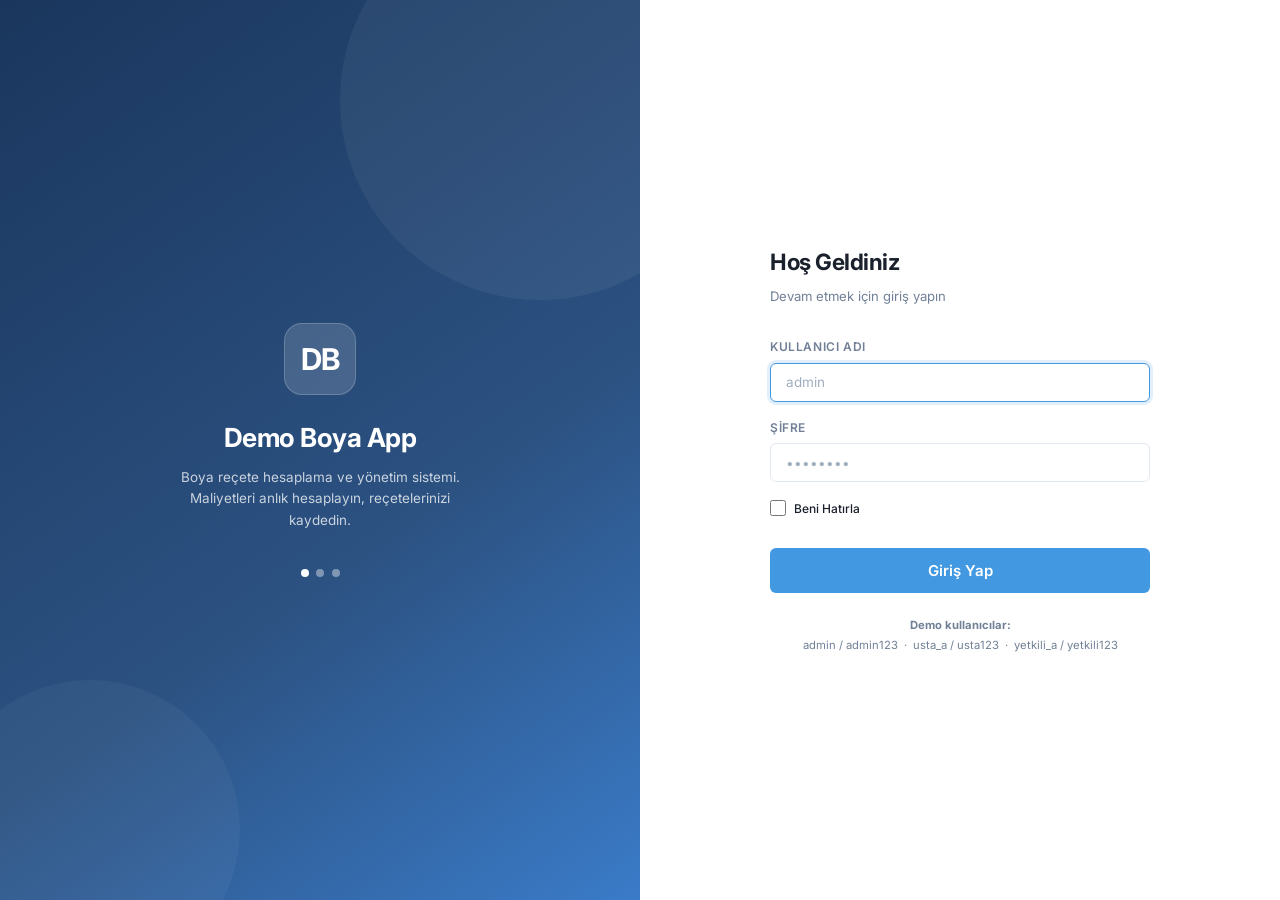
<file: frontend/index.html>
<!DOCTYPE html>
<html lang="tr">
<head>
  <meta charset="UTF-8">
  <meta name="viewport" content="width=device-width, initial-scale=1.0">
  <title>Demo Boya App</title>
  <meta name="description" content="Demo Boya App — Boya reçete hesaplama ve yönetim sistemi">
  <link rel="stylesheet" href="css/style.css">
  <style>
    textarea.form-control { resize: vertical; min-height: 60px; }
  </style>
</head>
<body>
  <div class="app-shell" id="app">

    <!-- SIDEBAR -->
    <aside class="sidebar" id="sidebar">
      <div class="sidebar-logo">
        <div class="sidebar-logo-mark">DB</div>
        <div class="sidebar-logo-text">
          Demo Boya App
          <small id="sidebar-branch">—</small>
        </div>
      </div>

      <nav class="sidebar-nav" id="sidebar-nav">
        <div class="sidebar-section-label">Menü</div>

        <button class="nav-item" data-route="#dashboard">
          <svg viewBox="0 0 24 24" fill="none" stroke="currentColor" stroke-width="2" width="18" height="18"><path d="M3 9l9-7 9 7v11a2 2 0 01-2 2H5a2 2 0 01-2-2z"/><polyline points="9 22 9 12 15 12 15 22"/></svg>
          Anasayfa
        </button>

        <button class="nav-item" data-route="#recipes">
          <svg viewBox="0 0 24 24" fill="none" stroke="currentColor" stroke-width="2" width="18" height="18"><path d="M12 2.69l5.66 5.66a8 8 0 11-11.31 0z"/></svg>
          Boyalar
        </button>

        <button class="nav-item" data-route="#materials">
          <svg viewBox="0 0 24 24" fill="none" stroke="currentColor" stroke-width="2" width="18" height="18"><path d="M21 16V8a2 2 0 00-1-1.73l-7-4a2 2 0 00-2 0l-7 4A2 2 0 003 8v8a2 2 0 001 1.73l7 4a2 2 0 002 0l7-4A2 2 0 0021 16z"/></svg>
          Malzemeler
        </button>

        <button class="nav-item" data-route="#customers">
          <svg viewBox="0 0 24 24" fill="none" stroke="currentColor" stroke-width="2" width="18" height="18"><path d="M17 21v-2a4 4 0 00-4-4H5a4 4 0 00-4 4v2"/><circle cx="9" cy="7" r="4"/><path d="M23 21v-2a4 4 0 00-3-3.87"/><path d="M16 3.13a4 4 0 010 7.75"/></svg>
          Müşteriler
        </button>

        <div id="nav-reports-wrap">
          <button class="nav-item" data-route="#reports">
            <svg viewBox="0 0 24 24" fill="none" stroke="currentColor" stroke-width="2" width="18" height="18"><line x1="12" y1="20" x2="12" y2="10"/><line x1="18" y1="20" x2="18" y2="4"/><line x1="6" y1="20" x2="6" y2="16"/></svg>
            Raporlar
          </button>
        </div>
        
        <!-- Şube Geçişi (Admin/Yetkili) -->
        <div id="branch-switcher-wrap" style="display:none;padding:.5rem .5rem .25rem">
          <div style="font-size:.65rem;font-weight:600;letter-spacing:.1em;text-transform:uppercase;color:rgba(255,255,255,.3);padding:.25rem .75rem .2rem">Aktif Şube</div>
          <select id="branch-switcher" style="width:100%;background:#1e293b;border:1px solid rgba(255,255,255,.25);color:#fff;border-radius:6px;padding:.5rem .75rem;font-size:.85rem;font-weight:600;cursor:pointer;outline:none">
          </select>
        </div>
      </nav>

      <div class="sidebar-user">
        <div class="sidebar-avatar" id="sidebar-avatar">?</div>
        <div class="sidebar-user-info">
          <div class="sidebar-user-name" id="sidebar-username">—</div>
          <div class="sidebar-user-role" id="sidebar-role">—</div>
        </div>
        <button class="sidebar-logout" id="btn-logout" title="Çıkış Yap">
          <svg viewBox="0 0 24 24" fill="none" stroke="currentColor" stroke-width="2" width="16" height="16"><path d="M9 21H5a2 2 0 01-2-2V5a2 2 0 012-2h4"/><polyline points="16 17 21 12 16 7"/><line x1="21" y1="12" x2="9" y2="12"/></svg>
        </button>
      </div>
    </aside>

    <!-- MAIN -->
    <div class="main-content">
      <header class="topbar">
        <div class="topbar-title" id="topbar-title">Yükleniyor...</div>
        <div class="topbar-actions">
          <span class="badge badge-primary" id="topbar-branch"></span>
        </div>
      </header>

      <main class="page" id="page-content">
        <div class="loading-center"><span class="spinner"></span></div>
      </main>
    </div>

  </div>

  <!-- Renk Detay Modal (tüm sayfalardan showColor ile açılır) -->
  <div class="modal-overlay" id="modal-color">
    <div class="modal" style="max-width:340px">
      <div class="modal-header">
        <span class="modal-title" id="color-modal-title">Renk Detayı</span>
        <button class="modal-close" onclick="closeModal('modal-color')">&#10005;</button>
      </div>
      <div class="modal-body" style="text-align:center">
        <div id="color-preview-big" style="width:100%;height:140px;border-radius:var(--radius-sm);margin-bottom:1rem;border:1px solid rgba(0,0,0,.08);display:flex;align-items:center;justify-content:center;font-size:1.1rem;font-weight:700;letter-spacing:1px"></div>
        <div style="display:grid;grid-template-columns:1fr 1fr;gap:.75rem">
          <div style="background:var(--bg);border-radius:var(--radius-sm);padding:.75rem">
            <div class="text-xs text-muted" style="margin-bottom:.25rem">HEX</div>
            <div id="color-hex-val" style="font-family:monospace;font-weight:700;font-size:1rem"></div>
          </div>
          <div style="background:var(--bg);border-radius:var(--radius-sm);padding:.75rem">
            <div class="text-xs text-muted" style="margin-bottom:.25rem">RGB</div>
            <div id="color-rgb-val" style="font-family:monospace;font-weight:700;font-size:.9rem"></div>
          </div>
        </div>
      </div>
      <div class="modal-footer">
        <button class="btn btn-secondary" onclick="closeModal('modal-color')">Kapat</button>
      </div>
    </div>
  </div>

  <!-- SCRIPTS -->
  <script src="js/api.js"></script>
  <script src="js/auth.js"></script>
  <script src="js/utils.js"></script>
  <script src="js/router.js"></script>
  <script src="js/pages/dashboard.js"></script>
  <script src="js/pages/materials.js"></script>
  <script src="js/pages/customers.js"></script>
  <script src="js/pages/recipes.js"></script>
  <script src="js/pages/recipe_new.js"></script>
  <script src="js/pages/reports.js"></script>

  <script>
    // ─── GUARD ──────────────────────────────────────────────────────────
    const _guardToken = auth.getToken();
    const _guardUser  = auth.getUser();
    if (!_guardToken || !_guardUser) {
      auth.clear();
      window.location.href = 'login.html';
      throw new Error('redirect');        // script çalışmayı burada durdur
    }

    // ─── INIT UI ────────────────────────────────────────────────────────
    (function initShell() {
      const user = auth.getUser();
      if (!user) return;   // guard zaten yakaladı, buraya düşmez

      // Kullanıcı bilgileri
      document.getElementById('sidebar-username').textContent = user.full_name || user.username;
      document.getElementById('sidebar-role').textContent     = roleLabel(user.role);
      document.getElementById('sidebar-avatar').textContent   = (user.full_name || user.username || '?')[0].toUpperCase();
      document.getElementById('sidebar-branch').textContent   = user.branch_name || '';
      document.getElementById('topbar-branch').textContent    = user.branch_name || '';

      // Şube geçişi (Admin/Yetkili)
      if (auth.hasRole('ADMIN', 'YETKILI')) {
        const wrap = document.getElementById('branch-switcher-wrap');
        const sel  = document.getElementById('branch-switcher');
        // Sabit şubeler (seed'deki gibi)
        const branches = ['\u015eube A', '\u015eube B'];
        sel.innerHTML = branches.map(b =>
          `<option value="${b}" ${b === user.branch_name ? 'selected' : ''} style="background:#1e293b;color:#fff;padding:4px">${b}</option>`
        ).join('');
        wrap.style.display = '';
        sel.addEventListener('change', async () => {
          const prevBranch = auth.getUser()?.branch_name;
          const newBranch = sel.value;
          try {
            // Veri şubesi ancak backend'den yeni JWT alınınca değişir
            const data = await api.switchBranch(newBranch);
            auth.save(data.access_token, { ...auth.getUser(), branch_name: data.branch_name });
            document.getElementById('sidebar-branch').textContent = data.branch_name;
            document.getElementById('topbar-branch').textContent  = data.branch_name;
            router.refresh();
            toast('Şube değiştirildi: ' + data.branch_name, 'success');
          } catch (e) {
            sel.value = prevBranch;
            toast(e.message || 'Şube değiştirilemedi', 'error');
          }
        });
      }

      // Raporlar menü gizleme (USER rolü)
      if (!auth.hasRole('ADMIN', 'YETKILI')) {
        document.getElementById('nav-reports-wrap').style.display = 'none';
      }

      // Nav tıklamaları
      document.querySelectorAll('.nav-item[data-route]').forEach(btn => {
        btn.addEventListener('click', () => { location.hash = btn.dataset.route; });
      });

      // Çıkış
      document.getElementById('btn-logout').addEventListener('click', () => {
        if (confirm('Çıkış yapmak istiyor musunuz?')) auth.logout();
      });

      // Router başlat
      router.init();
    })();
  </script>
</body>
</html>
</file>
<file: frontend/css/style.css>
@import url('https://fonts.googleapis.com/css2?family=Inter:wght@300;400;500;600;700&display=swap');

/* ───────────────────────────────────────
   DESIGN TOKENS
─────────────────────────────────────── */
:root {
  --primary:        #2C5282;
  --primary-dark:   #1A365D;
  --primary-light:  #EBF4FF;
  --accent:         #4299E1;
  --accent-hover:   #3182CE;
  --success:        #38A169;
  --danger:         #E53E3E;
  --danger-hover:   #C53030;
  --warning:        #D69E2E;

  --bg:             #F0F4F8;
  --surface:        #FFFFFF;
  --surface-hover:  #F7FAFC;
  --border:         #E2E8F0;
  --border-focus:   #4299E1;

  --text:           #1A202C;
  --text-muted:     #718096;
  --text-light:     #A0AEC0;

  --sidebar-w:      240px;
  --topbar-h:       64px;
  --radius:         10px;
  --radius-sm:      6px;
  --shadow:         0 1px 3px rgba(0,0,0,.08), 0 1px 2px rgba(0,0,0,.05);
  --shadow-md:      0 4px 12px rgba(0,0,0,.10);
  --shadow-lg:      0 10px 30px rgba(0,0,0,.12);

  --transition:     all .18s ease;
}

/* ───────────────────────────────────────
   RESET & BASE
─────────────────────────────────────── */
*, *::before, *::after { box-sizing: border-box; margin: 0; padding: 0; }

html { font-size: 15px; -webkit-font-smoothing: antialiased; }

body {
  font-family: 'Inter', system-ui, sans-serif;
  background: var(--bg);
  color: var(--text);
  line-height: 1.6;
  min-height: 100vh;
}

a { color: var(--accent); text-decoration: none; }
img { max-width: 100%; display: block; }

/* ───────────────────────────────────────
   SCROLLBAR
─────────────────────────────────────── */
::-webkit-scrollbar { width: 6px; height: 6px; }
::-webkit-scrollbar-track { background: transparent; }
::-webkit-scrollbar-thumb { background: var(--border); border-radius: 99px; }
::-webkit-scrollbar-thumb:hover { background: var(--text-light); }

/* ───────────────────────────────────────
   LOGIN PAGE
─────────────────────────────────────── */
.login-page {
  min-height: 100vh;
  display: grid;
  grid-template-columns: 1fr 1fr;
}

.login-brand {
  background: linear-gradient(145deg, var(--primary-dark) 0%, var(--primary) 60%, #3A7BC8 100%);
  display: flex;
  flex-direction: column;
  justify-content: center;
  align-items: center;
  padding: 3rem;
  color: #fff;
  position: relative;
  overflow: hidden;
}

.login-brand::before {
  content: '';
  position: absolute;
  width: 400px; height: 400px;
  border-radius: 50%;
  background: rgba(255,255,255,.05);
  top: -100px; right: -100px;
}
.login-brand::after {
  content: '';
  position: absolute;
  width: 300px; height: 300px;
  border-radius: 50%;
  background: rgba(255,255,255,.04);
  bottom: -80px; left: -60px;
}

.login-brand-logo {
  width: 72px; height: 72px;
  background: rgba(255,255,255,.15);
  border-radius: 18px;
  display: flex; align-items: center; justify-content: center;
  font-size: 2rem;
  font-weight: 700;
  margin-bottom: 1.5rem;
  backdrop-filter: blur(10px);
  border: 1px solid rgba(255,255,255,.2);
  z-index: 1;
  letter-spacing: -1px;
}

.login-brand h1 {
  font-size: 1.75rem;
  font-weight: 700;
  margin-bottom: .5rem;
  z-index: 1;
  letter-spacing: -.5px;
}

.login-brand p {
  font-size: .9rem;
  opacity: .75;
  text-align: center;
  max-width: 280px;
  z-index: 1;
}

.login-brand-dots {
  display: flex; gap: .5rem; margin-top: 2.5rem; z-index: 1;
}
.login-brand-dots span {
  width: 8px; height: 8px; border-radius: 50%;
  background: rgba(255,255,255,.4);
}
.login-brand-dots span:first-child { background: #fff; }

.login-form-side {
  display: flex;
  flex-direction: column;
  justify-content: center;
  align-items: center;
  padding: 3rem;
  background: var(--surface);
}

.login-form-box {
  width: 100%;
  max-width: 380px;
}

.login-form-box h2 {
  font-size: 1.5rem;
  font-weight: 700;
  color: var(--text);
  margin-bottom: .4rem;
  letter-spacing: -.5px;
}

.login-form-box .login-subtitle {
  color: var(--text-muted);
  font-size: .875rem;
  margin-bottom: 2rem;
}

.form-group {
  margin-bottom: 1.1rem;
}

.form-group label {
  display: block;
  font-size: .8rem;
  font-weight: 600;
  color: var(--text-muted);
  text-transform: uppercase;
  letter-spacing: .05em;
  margin-bottom: .4rem;
}

.form-control {
  width: 100%;
  padding: .7rem 1rem;
  border: 1.5px solid var(--border);
  border-radius: var(--radius-sm);
  font-family: inherit;
  font-size: .9rem;
  color: var(--text);
  background: var(--surface);
  transition: var(--transition);
  outline: none;
}

.form-control:focus {
  border-color: var(--border-focus);
  box-shadow: 0 0 0 3px rgba(66,153,225,.15);
}

.form-control::placeholder { color: var(--text-light); }

.btn {
  display: inline-flex;
  align-items: center;
  justify-content: center;
  gap: .5rem;
  padding: .7rem 1.25rem;
  border-radius: var(--radius-sm);
  font-family: inherit;
  font-size: .875rem;
  font-weight: 600;
  cursor: pointer;
  border: none;
  transition: var(--transition);
  white-space: nowrap;
}

.btn:disabled { opacity: .6; cursor: not-allowed; }

.btn-primary {
  background: var(--accent);
  color: #fff;
}
.btn-primary:hover:not(:disabled) { background: var(--accent-hover); transform: translateY(-1px); box-shadow: var(--shadow-md); }

.btn-secondary {
  background: var(--surface);
  color: var(--text);
  border: 1.5px solid var(--border);
}
.btn-secondary:hover:not(:disabled) { background: var(--bg); }

.btn-danger {
  background: var(--danger);
  color: #fff;
}
.btn-danger:hover:not(:disabled) { background: var(--danger-hover); }

.btn-ghost {
  background: transparent;
  color: var(--text-muted);
  border: none;
}
.btn-ghost:hover { color: var(--text); background: var(--bg); }

.btn-icon {
  width: 32px; height: 32px;
  padding: 0;
  border-radius: var(--radius-sm);
}
.btn-icon svg, .btn svg { flex-shrink: 0; }

.btn-full { width: 100%; }

.btn-sm { padding: .45rem .85rem; font-size: .8rem; }
.btn-lg { padding: .85rem 1.5rem; font-size: 1rem; }

.login-error {
  background: #FFF5F5;
  border: 1px solid #FEB2B2;
  color: var(--danger);
  padding: .6rem 1rem;
  border-radius: var(--radius-sm);
  font-size: .85rem;
  margin-bottom: 1rem;
  display: none;
}
.login-error.show { display: block; }

/* ───────────────────────────────────────
   APP SHELL (SIDEBAR + CONTENT)
─────────────────────────────────────── */
.app-shell {
  display: flex;
  min-height: 100vh;
}

/* SIDEBAR */
.sidebar {
  width: var(--sidebar-w);
  background: var(--primary-dark);
  display: flex;
  flex-direction: column;
  flex-shrink: 0;
  position: fixed;
  top: 0; left: 0; bottom: 0;
  z-index: 100;
  overflow-y: auto;
}

.sidebar-logo {
  display: flex;
  align-items: center;
  gap: .75rem;
  padding: 1.25rem 1.25rem 1rem;
  border-bottom: 1px solid rgba(255,255,255,.08);
}

.sidebar-logo-mark {
  width: 36px; height: 36px;
  background: var(--accent);
  border-radius: 8px;
  display: flex; align-items: center; justify-content: center;
  font-size: .85rem;
  font-weight: 700;
  color: #fff;
  flex-shrink: 0;
  letter-spacing: -.5px;
}

.sidebar-logo-text {
  font-size: .85rem;
  font-weight: 700;
  color: #fff;
  line-height: 1.2;
  letter-spacing: -.2px;
}
.sidebar-logo-text small {
  display: block;
  font-size: .68rem;
  font-weight: 400;
  opacity: .5;
  letter-spacing: 0;
}

.sidebar-nav {
  flex: 1;
  padding: .75rem 0;
}

.sidebar-section-label {
  font-size: .65rem;
  font-weight: 600;
  letter-spacing: .1em;
  text-transform: uppercase;
  color: rgba(255,255,255,.3);
  padding: .75rem 1.25rem .25rem;
}

.nav-item {
  display: flex;
  align-items: center;
  gap: .75rem;
  padding: .65rem 1.25rem;
  color: rgba(255,255,255,.6);
  font-size: .875rem;
  font-weight: 500;
  cursor: pointer;
  transition: var(--transition);
  border-radius: 0;
  margin: 1px .5rem;
  border-radius: var(--radius-sm);
  border: none;
  background: none;
  width: calc(100% - 1rem);
  text-align: left;
}

.nav-item:hover {
  background: rgba(255,255,255,.08);
  color: #fff;
}

.nav-item.active {
  background: var(--accent);
  color: #fff;
}

.nav-item svg { width: 18px; height: 18px; flex-shrink: 0; }

.sidebar-user {
  padding: 1rem 1.25rem;
  border-top: 1px solid rgba(255,255,255,.08);
  display: flex;
  align-items: center;
  gap: .75rem;
}

.sidebar-avatar {
  width: 34px; height: 34px;
  border-radius: 50%;
  background: var(--accent);
  display: flex; align-items: center; justify-content: center;
  font-size: .8rem;
  font-weight: 700;
  color: #fff;
  flex-shrink: 0;
}

.sidebar-user-info { flex: 1; min-width: 0; }
.sidebar-user-name {
  font-size: .8rem;
  font-weight: 600;
  color: #fff;
  white-space: nowrap; overflow: hidden; text-overflow: ellipsis;
}
.sidebar-user-role {
  font-size: .7rem;
  color: rgba(255,255,255,.4);
}

.sidebar-logout {
  background: none;
  border: none;
  cursor: pointer;
  color: rgba(255,255,255,.4);
  display: flex; align-items: center;
  padding: 4px;
  border-radius: 4px;
  transition: var(--transition);
}
.sidebar-logout:hover { color: var(--danger); background: rgba(229,62,62,.15); }
.sidebar-logout svg { width: 16px; height: 16px; }

/* MAIN CONTENT */
.main-content {
  margin-left: var(--sidebar-w);
  flex: 1;
  display: flex;
  flex-direction: column;
  min-height: 100vh;
}

/* TOPBAR */
.topbar {
  height: var(--topbar-h);
  background: var(--surface);
  border-bottom: 1px solid var(--border);
  display: flex;
  align-items: center;
  padding: 0 1.75rem;
  gap: 1rem;
  position: sticky;
  top: 0;
  z-index: 50;
}

.topbar-title {
  font-size: 1.05rem;
  font-weight: 700;
  color: var(--text);
  flex: 1;
  letter-spacing: -.3px;
}

.topbar-actions { display: flex; align-items: center; gap: .75rem; }

.badge {
  display: inline-flex;
  align-items: center;
  padding: .2rem .55rem;
  border-radius: 99px;
  font-size: .72rem;
  font-weight: 600;
  letter-spacing: .02em;
}

.badge-primary { background: var(--primary-light); color: var(--primary); }
.badge-success { background: #F0FFF4; color: var(--success); }
.badge-danger  { background: #FFF5F5; color: var(--danger); }
.badge-warning { background: #FFFFF0; color: var(--warning); }
.badge-gray    { background: var(--bg); color: var(--text-muted); }

/* PAGE */
.page {
  padding: 1.75rem;
  flex: 1;
}

/* ───────────────────────────────────────
   CARDS
─────────────────────────────────────── */
.card {
  background: var(--surface);
  border-radius: var(--radius);
  border: 1px solid var(--border);
  box-shadow: var(--shadow);
}

.card-header {
  display: flex;
  align-items: center;
  justify-content: space-between;
  padding: 1rem 1.25rem;
  border-bottom: 1px solid var(--border);
}

.card-title {
  font-size: .95rem;
  font-weight: 700;
  color: var(--text);
  letter-spacing: -.2px;
}

.card-body { padding: 1.25rem; }

/* STAT CARDS */
.stats-grid {
  display: grid;
  grid-template-columns: repeat(auto-fit, minmax(200px, 1fr));
  gap: 1rem;
  margin-bottom: 1.5rem;
}

.stat-card {
  background: var(--surface);
  border: 1px solid var(--border);
  border-radius: var(--radius);
  padding: 1.25rem;
  box-shadow: var(--shadow);
  display: flex;
  align-items: flex-start;
  gap: 1rem;
}

.stat-icon {
  width: 44px; height: 44px;
  border-radius: var(--radius-sm);
  display: flex; align-items: center; justify-content: center;
  flex-shrink: 0;
}
.stat-icon svg { width: 22px; height: 22px; }
.stat-icon.blue   { background: var(--primary-light); color: var(--primary); }
.stat-icon.green  { background: #F0FFF4; color: var(--success); }
.stat-icon.orange { background: #FFFAF0; color: var(--warning); }
.stat-icon.red    { background: #FFF5F5; color: var(--danger); }

.stat-info { flex: 1; }
.stat-label { font-size: .78rem; color: var(--text-muted); font-weight: 500; margin-bottom: .2rem; }
.stat-value { font-size: 1.5rem; font-weight: 700; color: var(--text); line-height: 1; letter-spacing: -.5px; }
.stat-sub   { font-size: .75rem; color: var(--text-light); margin-top: .2rem; }

/* ───────────────────────────────────────
   TABLE
─────────────────────────────────────── */
.table-wrap {
  overflow-x: auto;
}

table {
  width: 100%;
  border-collapse: collapse;
  font-size: .875rem;
}

thead th {
  text-align: left;
  padding: .7rem 1rem;
  font-size: .72rem;
  font-weight: 600;
  text-transform: uppercase;
  letter-spacing: .06em;
  color: var(--text-muted);
  border-bottom: 1px solid var(--border);
  background: var(--bg);
  white-space: nowrap;
}

tbody tr {
  border-bottom: 1px solid var(--border);
  transition: var(--transition);
}
tbody tr:last-child { border-bottom: none; }
tbody tr:hover { background: var(--surface-hover); }

td {
  padding: .8rem 1rem;
  color: var(--text);
  vertical-align: middle;
}

.td-actions { display: flex; align-items: center; gap: .4rem; }

/* COLOR SWATCH */
.color-swatch {
  width: 22px; height: 22px;
  border-radius: 5px;
  border: 1px solid rgba(0,0,0,.1);
  display: inline-block;
  vertical-align: middle;
}

/* ───────────────────────────────────────
   RECIPE BUILDER
─────────────────────────────────────── */
.recipe-layout {
  display: grid;
  grid-template-columns: 1fr 280px;
  gap: 1.25rem;
  align-items: start;
}

.recipe-header-row {
  display: grid;
  grid-template-columns: 1fr 1fr;
  gap: 1rem;
  margin-bottom: 1rem;
}

.recipe-items-table table thead th { background: var(--bg); }

.qty-input {
  width: 100px;
  padding: .45rem .7rem;
  border: 1.5px solid var(--border);
  border-radius: var(--radius-sm);
  font-family: inherit;
  font-size: .875rem;
  text-align: right;
  outline: none;
  transition: var(--transition);
}
.qty-input:focus {
  border-color: var(--border-focus);
  box-shadow: 0 0 0 3px rgba(66,153,225,.15);
}

/* SUMMARY PANEL */
.summary-panel {
  background: var(--surface);
  border: 1px solid var(--border);
  border-radius: var(--radius);
  padding: 1.25rem;
  box-shadow: var(--shadow);
  position: sticky;
  top: calc(var(--topbar-h) + 1.75rem);
}

.summary-label { font-size: .78rem; color: var(--text-muted); margin-bottom: .2rem; font-weight: 500; }
.summary-value { font-size: 1.6rem; font-weight: 700; color: var(--text); letter-spacing: -1px; line-height: 1; }
.summary-sub   { font-size: .85rem; font-weight: 600; color: var(--text-muted); margin-top: .75rem; }

.color-preview {
  width: 100%;
  height: 100px;
  border-radius: var(--radius-sm);
  margin: .75rem 0 .4rem;
  border: 1px solid rgba(0,0,0,.08);
  transition: background .3s ease;
  display: flex; align-items: center; justify-content: center;
  font-size: .75rem;
  font-weight: 600;
  letter-spacing: .5px;
}

.summary-divider { height: 1px; background: var(--border); margin: .75rem 0; }

/* SELECT */
.form-select {
  width: 100%;
  padding: .7rem 1rem;
  border: 1.5px solid var(--border);
  border-radius: var(--radius-sm);
  font-family: inherit;
  font-size: .875rem;
  color: var(--text);
  background: var(--surface);
  cursor: pointer;
  outline: none;
  appearance: none;
  background-image: url("data:image/svg+xml,%3Csvg xmlns='http://www.w3.org/2000/svg' width='12' height='8' viewBox='0 0 12 8'%3E%3Cpath fill='%23718096' d='M1 1l5 5 5-5'/%3E%3C/svg%3E");
  background-repeat: no-repeat;
  background-position: right .85rem center;
  padding-right: 2.2rem;
  transition: var(--transition);
}
.form-select:focus {
  border-color: var(--border-focus);
  box-shadow: 0 0 0 3px rgba(66,153,225,.15);
}

/* ───────────────────────────────────────
   MODAL
─────────────────────────────────────── */
.modal-overlay {
  position: fixed;
  inset: 0;
  background: rgba(0,0,0,.35);
  backdrop-filter: blur(2px);
  z-index: 500;
  display: flex;
  align-items: center;
  justify-content: center;
  padding: 1rem;
  opacity: 0;
  pointer-events: none;
  transition: opacity .2s ease;
}
.modal-overlay.open { opacity: 1; pointer-events: all; }

.modal {
  background: var(--surface);
  border-radius: var(--radius);
  box-shadow: var(--shadow-lg);
  width: 100%;
  max-width: 480px;
  transform: translateY(16px);
  transition: transform .2s ease;
}
.modal-overlay.open .modal { transform: translateY(0); }

.modal-header {
  display: flex; align-items: center; justify-content: space-between;
  padding: 1.1rem 1.25rem;
  border-bottom: 1px solid var(--border);
}
.modal-title { font-size: 1rem; font-weight: 700; }
.modal-close {
  background: none; border: none; cursor: pointer;
  color: var(--text-muted); display: flex; padding: 4px;
  border-radius: 4px; transition: var(--transition);
}
.modal-close:hover { color: var(--text); background: var(--bg); }
.modal-close svg { width: 18px; height: 18px; }

.modal-body { padding: 1.25rem; }
.modal-footer {
  display: flex; gap: .5rem; justify-content: flex-end;
  padding: 1rem 1.25rem;
  border-top: 1px solid var(--border);
}

/* ───────────────────────────────────────
   TOAST
─────────────────────────────────────── */
.toast-container {
  position: fixed;
  bottom: 1.5rem; right: 1.5rem;
  z-index: 999;
  display: flex; flex-direction: column; gap: .5rem;
}

.toast {
  background: var(--text);
  color: #fff;
  padding: .75rem 1.1rem;
  border-radius: var(--radius-sm);
  font-size: .875rem;
  font-weight: 500;
  box-shadow: var(--shadow-lg);
  display: flex; align-items: center; gap: .6rem;
  animation: slideIn .2s ease;
  max-width: 320px;
}
.toast.success { background: var(--success); }
.toast.error   { background: var(--danger); }
.toast.warning { background: var(--warning); }

@keyframes slideIn {
  from { opacity: 0; transform: translateY(10px); }
  to   { opacity: 1; transform: translateY(0); }
}

/* ───────────────────────────────────────
   EMPTY STATE
─────────────────────────────────────── */
.empty-state {
  text-align: center;
  padding: 3rem 2rem;
  color: var(--text-muted);
}
.empty-state svg { width: 48px; height: 48px; margin: 0 auto 1rem; opacity: .3; }
.empty-state h3  { font-size: 1rem; font-weight: 600; color: var(--text); margin-bottom: .4rem; }
.empty-state p   { font-size: .875rem; }

/* ───────────────────────────────────────
   LOADING SPINNER
─────────────────────────────────────── */
.spinner {
  width: 24px; height: 24px;
  border: 2.5px solid var(--border);
  border-top-color: var(--accent);
  border-radius: 50%;
  animation: spin .7s linear infinite;
  display: inline-block;
}
@keyframes spin { to { transform: rotate(360deg); } }

.loading-center {
  display: flex; align-items: center; justify-content: center;
  padding: 3rem;
}

/* ───────────────────────────────────────
   UTILITIES
─────────────────────────────────────── */
.flex { display: flex; }
.items-center { align-items: center; }
.justify-between { justify-content: space-between; }
.gap-2 { gap: .5rem; }
.gap-3 { gap: .75rem; }
.mt-1 { margin-top: .25rem; }
.mb-1 { margin-bottom: .25rem; }
.mb-4 { margin-bottom: 1rem; }
.mb-6 { margin-bottom: 1.5rem; }
.text-sm { font-size: .875rem; }
.text-xs { font-size: .75rem; }
.text-muted { color: var(--text-muted); }
.font-bold { font-weight: 700; }
.font-medium { font-weight: 500; }
.w-full { width: 100%; }
.hidden { display: none !important; }

/* REPORT TABLE */
.report-summary {
  display: grid;
  grid-template-columns: repeat(auto-fit, minmax(200px, 1fr));
  gap: 1rem;
  margin-bottom: 1.5rem;
}

/* ───────────────────────────────────────
   RESPONSIVE
─────────────────────────────────────── */
@media (max-width: 900px) {
  .login-page { grid-template-columns: 1fr; }
  .login-brand { display: none; }
  .recipe-layout { grid-template-columns: 1fr; }
  .summary-panel { position: static; }
}

@media (max-width: 768px) {
  .sidebar { transform: translateX(-100%); }
  .main-content { margin-left: 0; }
  .stats-grid { grid-template-columns: 1fr 1fr; }
}
</file>
